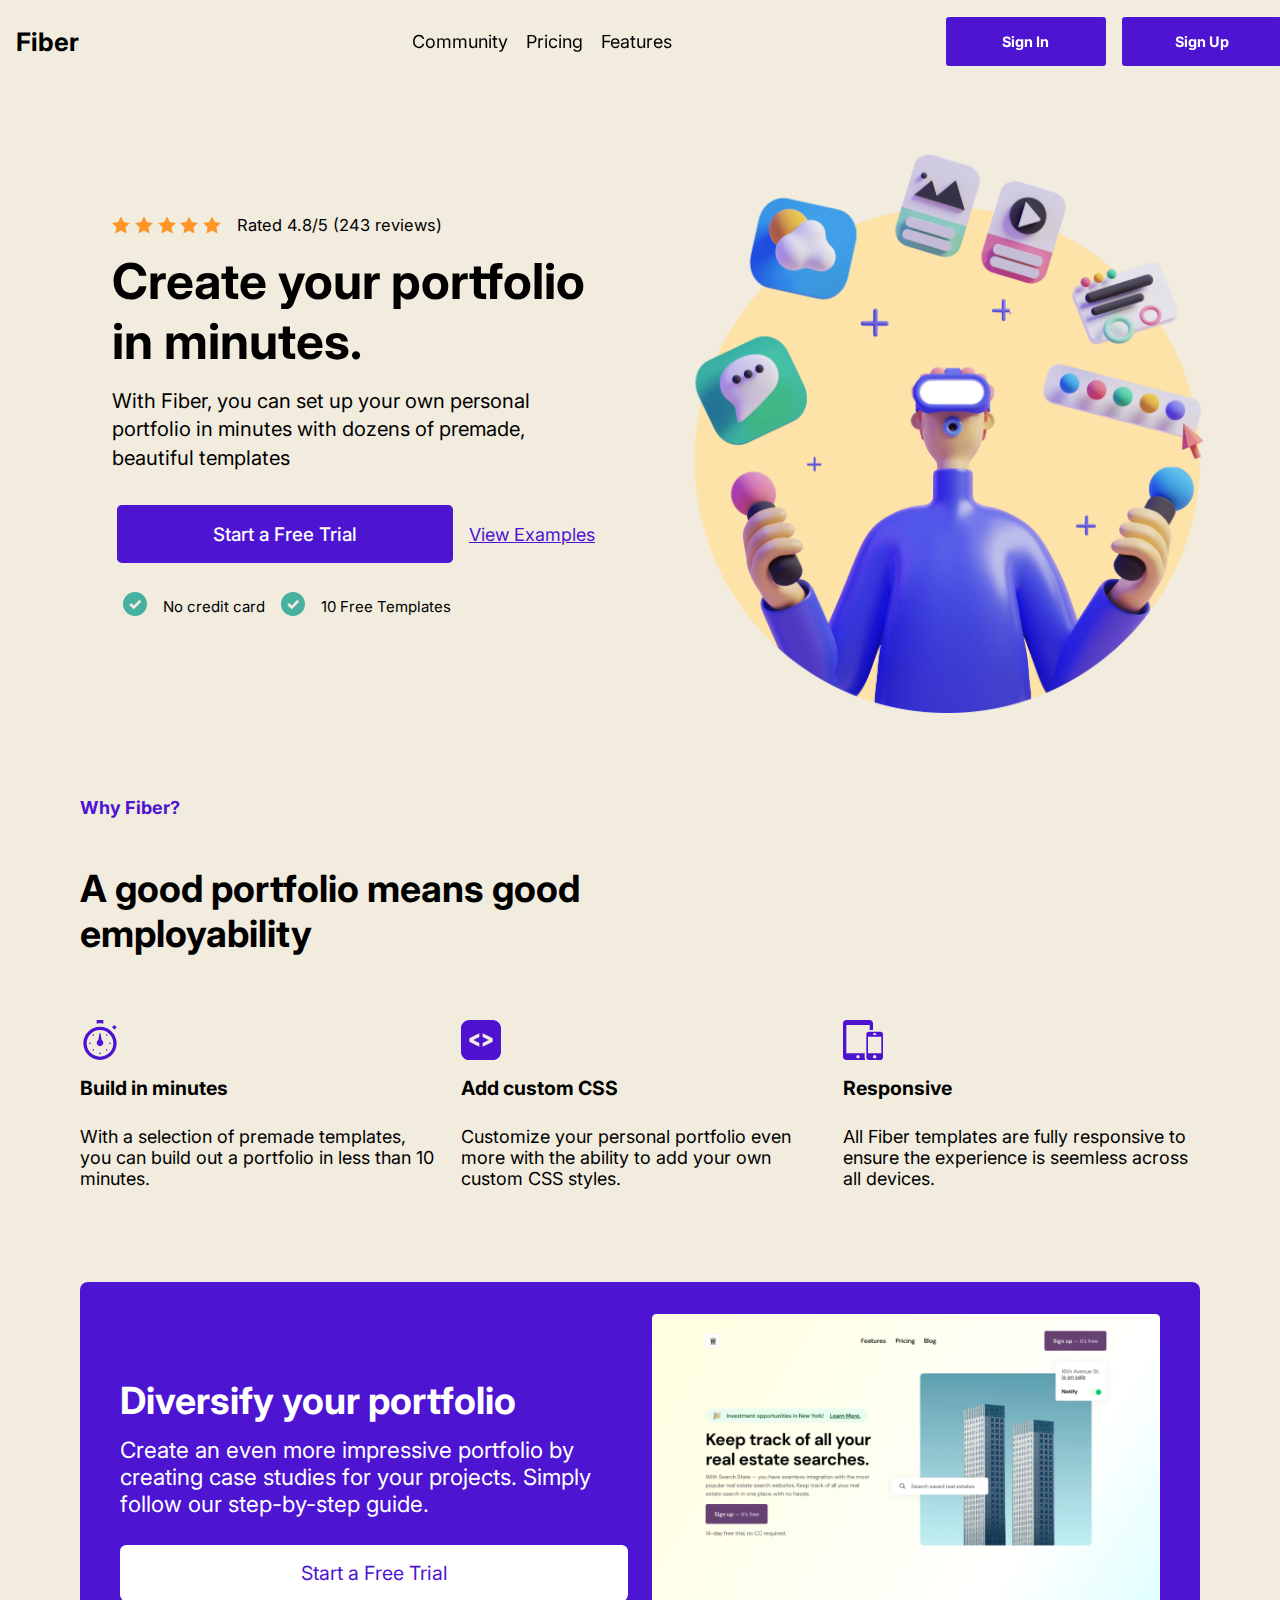
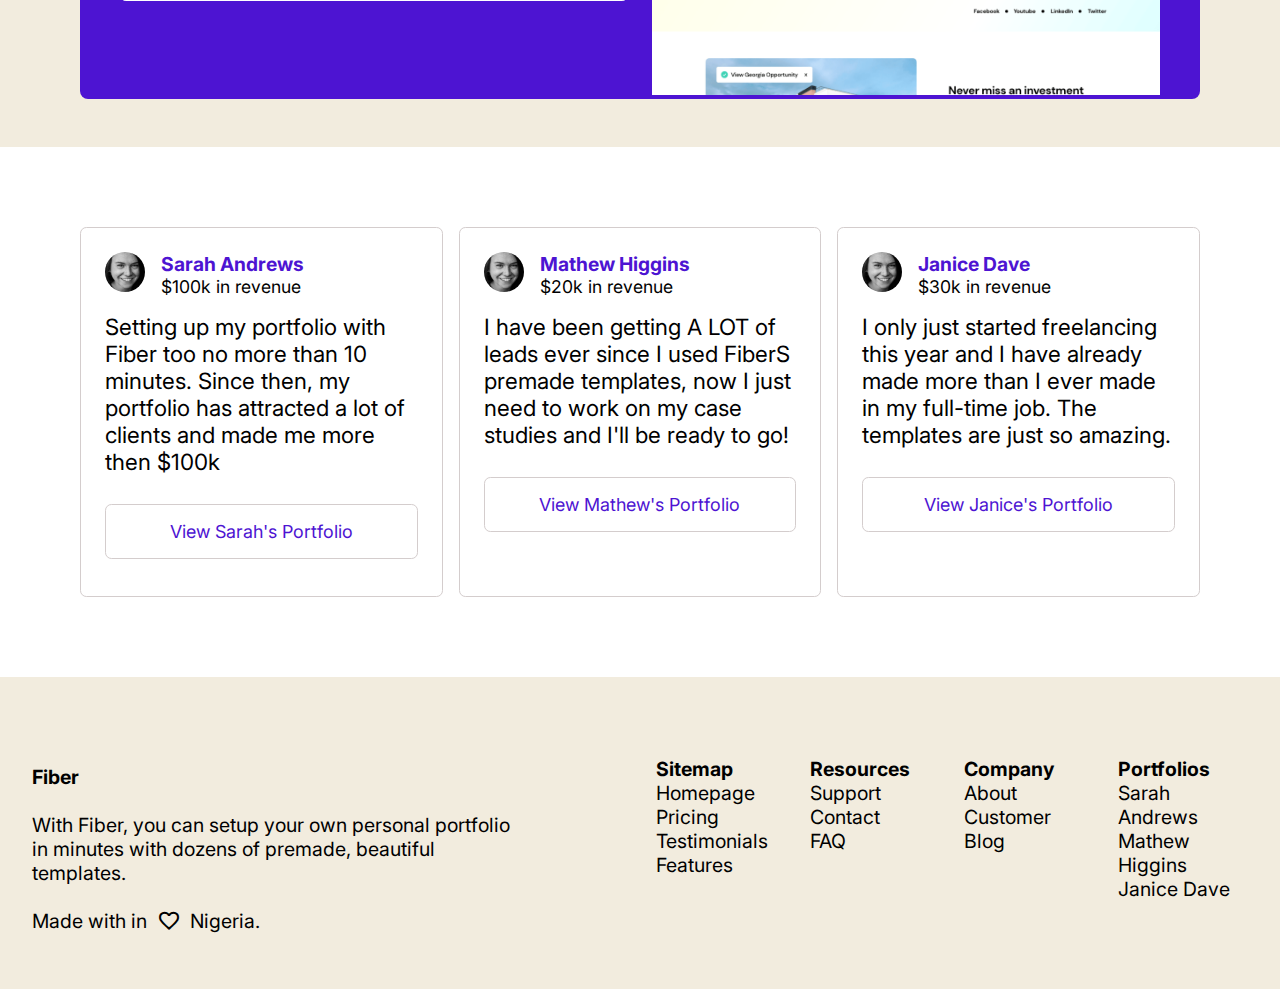
<file: index.html>
<!DOCTYPE html>
<html lang="en">
  <head>
    <meta charset="UTF-8" />
    <meta http-equiv="X-UA-Compatible" content="IE=edge" />
    <meta name="viewport" content="width=device-width, initial-scale=1.0" />
    <link rel="stylesheet" href="style.css" />
    <link rel="stylesheet" href="https://fonts.googleapis.com/css2?family=Material+Symbols+Outlined:opsz,wght,FILL,GRAD@24,700,1,200" />
    <script src="/script.js" defer></script>
    <title>Fiber</title>
  </head>
  <body>
    <header class="webpage__header">
      <div class="logo__container">
        <h1 class="logo">Fiber</h1>
      </div>
      <nav class="webpage__nav">
        <ul class="nav__links" id="primary__navigation" data-visible="false">
          <li>
            <a href="http://" target="_blank" rel="noopener noreferrer"
              >Community</a
            >
          </li>
          <li>
            <a href="http://" target="_blank" rel="noopener noreferrer"
              >Pricing</a
            >
          </li>
          <li>
            <a href="http://" target="_blank" rel="noopener noreferrer"
              >Features</a
            >
          </li>
          <ul class="nav__actionbtn">
          <li>
            <a href="/signup.html" target="_blank" rel="noopener noreferrer"
              >
            <button type="submit" role="application" title="Sign In Button">Sign In</button></a>
          </li>
          <li>
            <a href="/signup.html" target="_blank" rel="noopener noreferrer"
              ><button type="submit" role="application" title="Sign Up Button">Sign Up</button></a>
          </li>
        </ul>
        </ul>
        
      </nav>
      <input
        type="button"
        value=""
        aria-controls="primary__navigation"
        aria-expanded="false"
        class="mobile__nav__toggle"
        title="menu"
      />
    </header>
    <main class="content__container">
      <section class="content__section">
        <div class="hero__content">
          <div class="review">
            <div class="star">
              <svg width="18" height="18" viewBox="0 0 18 18" fill="none" xmlns="http://www.w3.org/2000/svg">
                <path d="M9 0.440247L11.751 6.11625L18 6.9795L13.452 11.3505L14.562 17.5597L9 14.5845L3.43725 17.5597L4.548 11.3505L0 6.9795L6.249 6.11625L9 0.440247Z" fill="#FF9529"/>
                </svg>
                <svg width="18" height="18" viewBox="0 0 18 18" fill="none" xmlns="http://www.w3.org/2000/svg">
                  <path d="M9 0.440247L11.751 6.11625L18 6.9795L13.452 11.3505L14.562 17.5597L9 14.5845L3.43725 17.5597L4.548 11.3505L0 6.9795L6.249 6.11625L9 0.440247Z" fill="#FF9529"/>
                  </svg>
                  <svg width="18" height="18" viewBox="0 0 18 18" fill="none" xmlns="http://www.w3.org/2000/svg">
                    <path d="M9 0.440247L11.751 6.11625L18 6.9795L13.452 11.3505L14.562 17.5597L9 14.5845L3.43725 17.5597L4.548 11.3505L0 6.9795L6.249 6.11625L9 0.440247Z" fill="#FF9529"/>
                    </svg>
                    <svg width="18" height="18" viewBox="0 0 18 18" fill="none" xmlns="http://www.w3.org/2000/svg">
                      <path d="M9 0.440247L11.751 6.11625L18 6.9795L13.452 11.3505L14.562 17.5597L9 14.5845L3.43725 17.5597L4.548 11.3505L0 6.9795L6.249 6.11625L9 0.440247Z" fill="#FF9529"/>
                      </svg>
                      <svg width="18" height="18" viewBox="0 0 18 18" fill="none" xmlns="http://www.w3.org/2000/svg">
                        <path d="M9 0.440247L11.751 6.11625L18 6.9795L13.452 11.3505L14.562 17.5597L9 14.5845L3.43725 17.5597L4.548 11.3505L0 6.9795L6.249 6.11625L9 0.440247Z" fill="#FF9529"/>
                        </svg>              
            </div>
            <p class="review__text">
              Rated 4.8/5 (243 reviews)
            </p>
          </div>
          <h2 class="hero__header">Create your portfolio in minutes.</h2>
          <p class="hero__paragraph">
            With Fiber, you can set up your own personal portfolio in minutes
            with dozens of premade, beautiful templates
          </p>
          <div class="hero__actionbtn">
            <a href="/signup.html" target="_blank" rel="noopener noreferrer"
              ><button type="submit" role="button">Start a Free Trial</button></a>
            <a href="http://" target="_blank" rel="noopener noreferrer"
              class="view__example__link">View Examples</a
            >
          </div>
          <div class="micelleneous">
            <div class="creditcard__non">
              <div class="checkmark__svg">
                <svg
                  width="24"
                  height="24"
                  viewBox="0 0 24 24"
                  fill="none"
                  xmlns="http://www.w3.org/2000/svg"
                >
                  <path
                    d="M12 0C5.373 0 0 5.373 0 12C0 18.627 5.373 24 12 24C18.627 24 24 18.627 24 12C24 5.373 18.627 0 12 0ZM10.75 17.292L6.25 12.928L8.107 11.07L10.75 13.576L16.393 7.792L18.25 9.649L10.75 17.292Z"
                    fill="#45B19E"
                  />
                </svg>
              </div>
              <p class="creditcard__non__text">No credit card</p>
            </div>
            <div class="free__templates">
              <div class="checkmark__svg">
                <svg
                  width="24"
                  height="24"
                  viewBox="0 0 24 24"
                  fill="none"
                  xmlns="http://www.w3.org/2000/svg"
                >
                  <path
                    d="M12 0C5.373 0 0 5.373 0 12C0 18.627 5.373 24 12 24C18.627 24 24 18.627 24 12C24 5.373 18.627 0 12 0ZM10.75 17.292L6.25 12.928L8.107 11.07L10.75 13.576L16.393 7.792L18.25 9.649L10.75 17.292Z"
                    fill="#45B19E"
                  />
                </svg>
              </div>
              <p class="template__text">10 Free Templates</p>
            </div>
          </div>
        </div>
        <div class="hero__image">
          <img src="./Assets/hero-Illustration.png" alt="hero__image" />
        </div>
      </section>
      <article class="article__container">
        <h4 class="small__header">Why Fiber?</h4>
        <h2 class="article__container__title">
          A good portfolio means good employability
        </h2>
        <div class="article__grid__block">
          <div class="article__grid__block__item">
            <div class="article__item__svg">
              <svg
                width="40"
                height="40"
                viewBox="0 0 40 40"
                fill="none"
                xmlns="http://www.w3.org/2000/svg"
              >
                <path
                  d="M21.6666 20L20.52 13.3333H19.505L18.3333 20C17.34 20.5783 16.6666 21.64 16.6666 22.8717C16.6666 24.7117 18.16 26.205 20 26.205C21.84 26.205 23.3333 24.7117 23.3333 22.8717C23.3333 21.64 22.66 20.5783 21.6666 20ZM20 6.66667C10.7966 6.66667 3.33331 14.1283 3.33331 23.3333C3.33331 32.5383 10.7966 40 20 40C29.2033 40 36.6666 32.5383 36.6666 23.3333C36.6666 14.1283 29.2033 6.66667 20 6.66667ZM20 36.6667C12.6483 36.6667 6.66665 30.685 6.66665 23.3333C6.66665 15.9817 12.6483 10 20 10C27.3516 10 33.3333 15.9817 33.3333 23.3333C33.3333 30.685 27.3516 36.6667 20 36.6667ZM16.6666 3.635V0H23.3333V3.635C20.9366 3.23 19.0133 3.23833 16.6666 3.635ZM31.965 7.345L34.31 5L36.6666 7.35667L34.465 9.55833C33.695 8.75167 32.8583 8.015 31.965 7.345ZM10.8333 23.3333C10.8333 23.7933 10.46 24.1667 9.99998 24.1667C9.53998 24.1667 9.16665 23.7933 9.16665 23.3333C9.16665 22.8733 9.53998 22.5 9.99998 22.5C10.46 22.5 10.8333 22.8733 10.8333 23.3333ZM30.8333 23.3333C30.8333 23.7933 30.46 24.1667 30 24.1667C29.54 24.1667 29.1666 23.7933 29.1666 23.3333C29.1666 22.8733 29.54 22.5 30 22.5C30.46 22.5 30.8333 22.8733 30.8333 23.3333ZM20.8333 33.3333C20.8333 33.7933 20.46 34.1667 20 34.1667C19.54 34.1667 19.1666 33.7933 19.1666 33.3333C19.1666 32.8733 19.54 32.5 20 32.5C20.46 32.5 20.8333 32.8733 20.8333 33.3333ZM14.1666 30C14.1666 30.46 13.7933 30.8333 13.3333 30.8333C12.8733 30.8333 12.5 30.46 12.5 30C12.5 29.54 12.8733 29.1667 13.3333 29.1667C13.7933 29.1667 14.1666 29.54 14.1666 30ZM27.5 30C27.5 30.46 27.1266 30.8333 26.6666 30.8333C26.2066 30.8333 25.8333 30.46 25.8333 30C25.8333 29.54 26.2066 29.1667 26.6666 29.1667C27.1266 29.1667 27.5 29.54 27.5 30ZM14.1666 15C14.1666 15.46 13.7933 15.8333 13.3333 15.8333C12.8733 15.8333 12.5 15.46 12.5 15C12.5 14.54 12.8733 14.1667 13.3333 14.1667C13.7933 14.1667 14.1666 14.54 14.1666 15ZM27.5 15C27.5 15.46 27.1266 15.8333 26.6666 15.8333C26.2066 15.8333 25.8333 15.46 25.8333 15C25.8333 14.54 26.2066 14.1667 26.6666 14.1667C27.1266 14.1667 27.5 14.54 27.5 15Z"
                  fill="#4D13D1"
                />
              </svg>
            </div>
            <h3 class="article__grid__block__header">Build in minutes</h3>
            <p class="article__grid__block__text">
              With a selection of premade templates, you can build out a
              portfolio in less than 10 minutes.
            </p>
          </div>
          <div class="article__grid__block__item">
            <div class="article__item__svg">
              <svg
                width="40"
                height="40"
                viewBox="0 0 40 40"
                fill="none"
                xmlns="http://www.w3.org/2000/svg"
              >
                <path
                  d="M31.6667 0H8.33333C3.73167 0 0 3.73167 0 8.33333V31.6667C0 36.2683 3.73167 40 8.33333 40H31.6667C36.27 40 40 36.2683 40 31.6667V8.33333C40 3.73167 36.27 0 31.6667 0ZM18.3333 16.9983L12.2667 20L18.3333 22.9933V26.6667L8.33333 21.775V18.2233L18.3333 13.3333V16.9983ZM31.6667 21.775L21.6667 26.6667V22.9933L27.7333 20L21.6667 16.9983V13.3333L31.6667 18.225V21.775Z"
                  fill="#4D13D1"
                />
              </svg>
            </div>
            <h3 class="article__grid__block__header">Add custom CSS</h3>
            <p class="article__grid__block__text">
              Customize your personal portfolio even more with the ability to add
              your own custom CSS styles.
            </p>
          </div>
          <div class="article__grid__block__item">
            <div class="article__item__svg">
              <svg
                width="40"
                height="40"
                viewBox="0 0 40 40"
                fill="none"
                xmlns="http://www.w3.org/2000/svg"
              >
                <path
                  fill-rule="evenodd"
                  clip-rule="evenodd"
                  d="M22.605 40H3.33333C1.49333 40 0 38.5067 0 36.6667V3.33333C0 1.49333 1.49333 0 3.33333 0H26.6667C28.5067 0 30 1.49333 30 3.33333V10H26.6667V5H3.33333V33.3333H21.6667V37.5C21.6667 38.3733 21.97 39.4583 22.605 40ZM37.5 11.6667C38.88 11.6667 40 12.7867 40 14.1667V37.5C40 38.8767 38.8817 40 37.5 40H25.8333C24.4517 40 23.3333 38.875 23.3333 37.5V14.1667C23.3333 12.7883 24.455 11.6667 25.8333 11.6667H37.5ZM15 35C15.92 35 16.6667 35.7467 16.6667 36.6667C16.6667 37.5867 15.92 38.3333 15 38.3333C14.08 38.3333 13.3333 37.5867 13.3333 36.6667C13.3333 35.7467 14.08 35 15 35ZM31.6667 38.3333C30.745 38.3333 30 37.5867 30 36.6667C30 35.7467 30.745 35 31.6667 35C32.5867 35 33.3317 35.7467 33.3317 36.6667C33.3317 37.5867 32.5867 38.3333 31.6667 38.3333ZM38.3333 33.3333V16.6267H25V33.3333H38.3333ZM32.5 15C32.9583 15 33.3333 14.6267 33.3333 14.1667C33.3333 13.7067 32.9583 13.3333 32.5 13.3333H30.8333C30.3733 13.3333 30 13.7067 30 14.1667C30 14.6267 30.3733 15 30.8333 15H32.5Z"
                  fill="#4D13D1"
                />
              </svg>
            </div>
            <h3 class="article__grid__block__header">Responsive</h3>
            <p class="article__grid__block__text">
              All Fiber templates are fully responsive to ensure the experience
              is seemless across all devices.
            </p>
          </div>
        </div>
        <div class="trial__container">
          <div class="trial__container__text">
            <h3 class="trial__block__header">Diversify your portfolio</h3>
            <p class="trial__block__text">
              Create an even more impressive portfolio by creating case studies
              for your projects. Simply follow our step-by-step guide.
            </p>
            <a href="/signup.html" target="_blank" rel="noopener noreferrer"
              ><button type="submit" role="dialog" title="Start trial button">Start a Free Trial</button></a>
          </div>
          <div class="trial__container__image">
            <img src="./Assets/Page Image.png" alt="trial__image" />
          </div>
        </div>
        <div class="testimonial__container">
          <div class="testimonial__block">
            <div class="img__name__block">
              <div class="testimonial__svg">
                <svg
                  width="40"
                  height="40"
                  viewBox="0 0 54 54"
                  fill="none"
                  xmlns="http://www.w3.org/2000/svg"
                  xmlns:xlink="http://www.w3.org/1999/xlink"
                >
                  <circle cx="27" cy="27" r="27" fill="url(#pattern0)" />
                  <defs>
                    <pattern
                      id="pattern0"
                      patternContentUnits="objectBoundingBox"
                      width="1"
                      height="1"
                    >
                      <use xlink:href="#image0" transform="scale(0.005)" />
                    </pattern>
                    <image
                      id="image0"
                      width="200"
                      height="200"
                      xlink:href="[data-uri]"
                    />
                  </defs>
                </svg>
              </div>
              <div class="name__revenue">
                <p class="name">Sarah Andrews</p>
                <p class="revenue">$100k in revenue</p>
              </div>
            </div>
              <p class="testimonial__text">
                Setting up my portfolio with Fiber too no more than 10 minutes.
                Since then, my portfolio has attracted a lot of clients and made
                me more then $100k
              </p>
              <a href="http://" target="_blank" rel="noopener noreferrer"
                ><button type="submit">View Sarah's Portfolio</button></a>
            
          </div>
          <div class="testimonial__block">
            <div class="img__name__block">
              <div class="testimonial__svg">
                <svg
                  width="40"
                  height="40"
                  viewBox="0 0 54 54"
                  fill="none"
                  xmlns="http://www.w3.org/2000/svg"
                  xmlns:xlink="http://www.w3.org/1999/xlink"
                >
                  <circle cx="27" cy="27" r="27" fill="url(#pattern0)" />
                  <defs>
                    <pattern
                      id="pattern0"
                      patternContentUnits="objectBoundingBox"
                      width="1"
                      height="1"
                    >
                      <use xlink:href="#image0" transform="scale(0.005)" />
                    </pattern>
                    <image
                      id="image0"
                      width="200"
                      height="200"
                      xlink:href="[data-uri]"
                    />
                  </defs>
                </svg>
              </div>
              <div class="name__revenue">
                <p class="name">Mathew Higgins</p>
                <p class="revenue">$20k in revenue</p>
              </div>
            </div>
              <p class="testimonial__text">
                I have been getting A LOT of leads ever since I used FiberS
                premade templates, now I just need to work on my case studies
                and I'll be ready to go!
              </p>
              <a href="http://" target="_blank" rel="noopener noreferrer"
                ><button type="submit">View Mathew's Portfolio</button></a>

          </div>
          <div class="testimonial__block">
            <div class="img__name__block">
              <div class="testimonial__svg">
                <svg
                  width="40"
                  height="40"
                  viewBox="0 0 54 54"
                  fill="none"
                  xmlns="http://www.w3.org/2000/svg"
                  xmlns:xlink="http://www.w3.org/1999/xlink"
                >
                  <circle cx="27" cy="27" r="27" fill="url(#pattern0)" />
                  <defs>
                    <pattern
                      id="pattern0"
                      patternContentUnits="objectBoundingBox"
                      width="1"
                      height="1"
                    >
                      <use xlink:href="#image0" transform="scale(0.005)" />
                    </pattern>
                    <image
                      id="image0"
                      width="200"
                      height="200"
                      xlink:href="[data-uri]"
                    />
                  </defs>
                </svg>
              </div>
              <div class="name__revenue">
                <p class="name">Janice Dave</p>
                <p class="revenue">$30k in revenue</p>
              </div>
            </div>
              <p class="testimonial__text">
                I only just started freelancing this year and I have already
                made more than I ever made in my full-time job. The templates
                are just so amazing.
              </p>
              <a href="http://" target="_blank" rel="noopener noreferrer"
                ><button type="submit">View Janice's Portfolio</button></a>
            
          </div>
        </div>
      </article>
    </main>
    <footer class="webpage__footer">
      <div class="description">
        <h5 class="description__header">Fiber</h5>
        <p class="description__text">
          With Fiber, you can setup your own personal portfolio in minutes with
          dozens of premade, beautiful templates. 
        </p>
        <p class="description__text des__flex">Made with in <span class="material-symbols-outlined">
          favorite
          </span> Nigeria.</p>
      </div>
      <div class="footer__links">
        <ul>
            <li><h5>Sitemap</h5></li>
            <li><a href="http://" target="_blank" rel="noopener noreferrer">Homepage</a></li>
            <li><a href="http://" target="_blank" rel="noopener noreferrer">Pricing</a></li>
            <li><a href="http://" target="_blank" rel="noopener noreferrer">Testimonials</a></li>
            <li><a href="http://" target="_blank" rel="noopener noreferrer">Features</a></li>
        </ul>
        <ul>
            <li><h5>Resources</h5></li>
            <li><a href="http://" target="_blank" rel="noopener noreferrer">Support</a></li>
            <li><a href="http://" target="_blank" rel="noopener noreferrer">Contact</a></li>
            <li><a href="http://" target="_blank" rel="noopener noreferrer">FAQ</a></li>
        </ul>
        <ul>
            <li><h5>Company</h5></li>
            <li><a href="http://" target="_blank" rel="noopener noreferrer">About</a></li>
            <li><a href="http://" target="_blank" rel="noopener noreferrer">Customer</a></li>
            <li><a href="http://" target="_blank" rel="noopener noreferrer">Blog</a></li>
        </ul>
        <ul>
            <li><h5>Portfolios</h5></li>
            <li><a href="http://" target="_blank" rel="noopener noreferrer">Sarah Andrews</a></li>
            <li><a href="http://" target="_blank" rel="noopener noreferrer">Mathew Higgins</a></li>
            <li><a href="http://" target="_blank" rel="noopener noreferrer">Janice Dave</a></li>
        </ul>
      </div>
    </footer>
  </body>
</html>
</file>
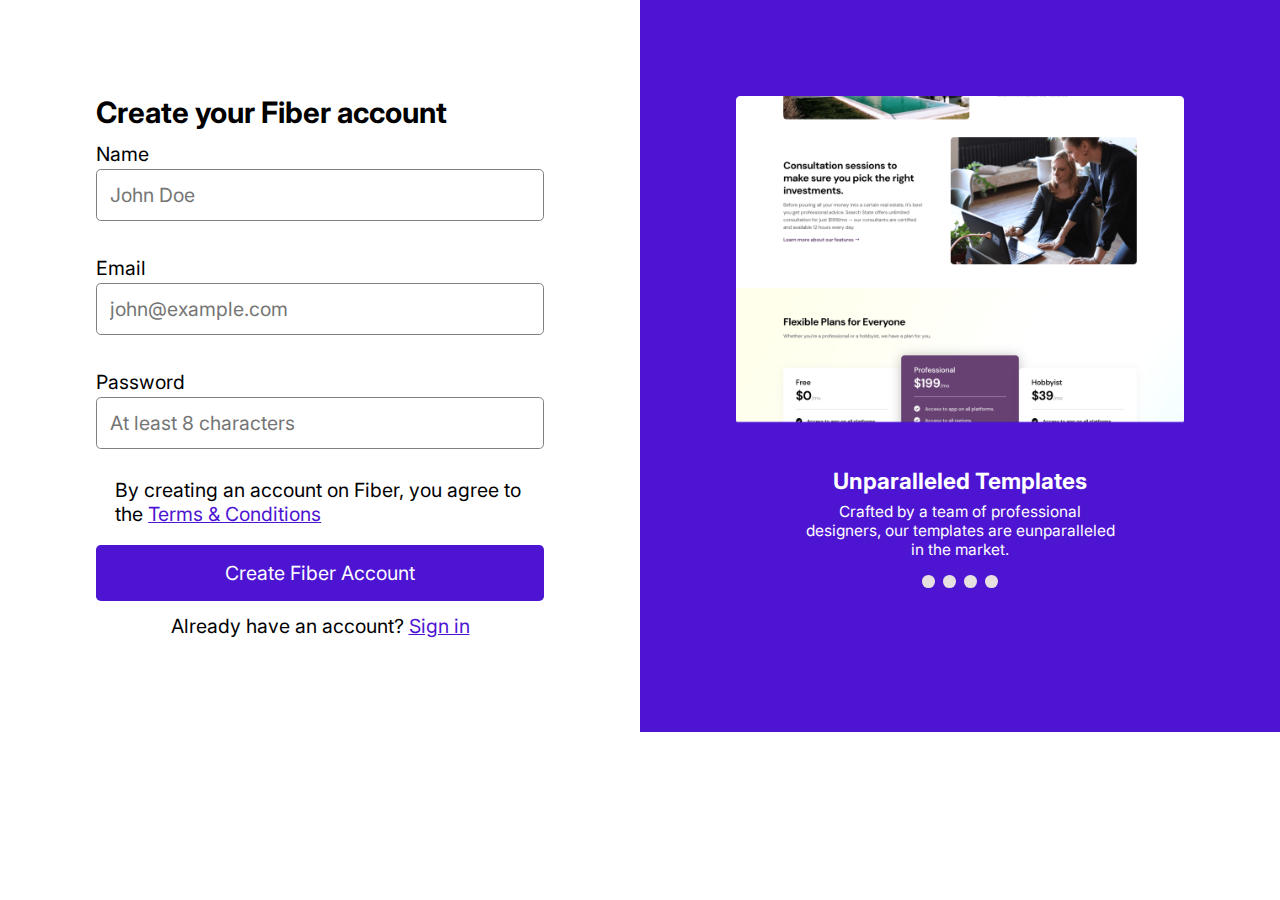
<file: signup.html>
<!DOCTYPE html>
<html lang="en">
  <head>
    <meta charset="UTF-8" />
    <meta http-equiv="X-UA-Compatible" content="IE=edge" />
    <meta name="viewport" content="width=device-width, initial-scale=1.0" />
    <link rel="stylesheet" href="signup.css" />
    <title>Fiber Signup</title>
    <script src="./form.js" defer></script>
  </head>
  <body>
    <!-- <h1 class="brand__name">Fiber</h1> -->
    <main class="content__block">
      <form
        name="regForm"
        id="signupForm"
        action="index.html"
        method="post"
        
      >
        <h2 class="form__header">Create your Fiber account</h2>
        <div class="name__block">
          <label for="name">Name</label>
          <input type="text" name="name" id="name" placeholder="John Doe" />
          <small class="invalidNameText"></small>
        </div>
        <div class="email__block">
          <label for="email">Email</label>
          <input
            type="email"
            name="email"
            id="email"
            placeholder="john@example.com"
          />
          <small class="invalidEmailText"></small>
        </div>
        <div class="passcode__block">
          <label for="passcode">Password</label>
          <input
            type="password"
            name="passcode"
            id="passcode"
            placeholder="At least 8 characters"
          />
          <small class="invalidPasscodeText"></small>
        </div>
        <p class="terms">
          By creating an account on Fiber, you agree to the
          <a href="http://" target="_blank" rel="noopener noreferrer"
            >Terms & Conditions</a
          >
        </p>
        <button class="from__action__btn" type="submit" title="Submit Form" id="submitBtn">
          Create Fiber Account
        </button>
        <p class="signin">
          Already have an account?
          <a href="http://" target="_blank" rel="noopener noreferrer"
            >Sign in</a
          >
        </p>
      </form>
      <div class="form__img__section">
        <div class="form__img">
          <img src="/Assets/Sign Up Image.png" alt="" srcset="" />
        </div>
        <div class="text__content__container">
          <h3>Unparalleled Templates</h3>
          <p>
            Crafted by a team of professional designers, our templates are
            eunparalleled in the market.
          </p>
          <div class="btn__container">
            <button title="select"></button>
            <button title="select"></button>
            <button title="select"></button>
            <button title="select"></button>
          </div>
        </div>
      </div>
    </main>
  </body>
</html>
</file>
<file: style.css>
@import url("https://fonts.googleapis.com/css2?family=Inter:wght@400;700&display=swap");

:root {
  --blue: hsl(258, 83%, 45%);
  --hamburgger-menu: url(./Assets/Hamburger\ Menu.svg);
  --menu-open: url(./Assets/Hamburger\ Menu\ -\ Menu\ open.svg);
}

*,
::before,
::after {
  margin: 0;
  padding: 0;
  box-sizing: border-box;
  list-style: none;
  font-family: "Inter", sans-serif;
}

body {
  font-size: 14px;
  display: flex;
  flex-direction: column;
  justify-content: center;
  background-color: hsl(42, 45%, 91%);
}

img {
  width: 100%;
}

.webpage__header {
  display: flex;
  justify-content: space-between;
  align-items: center;
  position: relative;
  margin: 1rem;
}

.logo {
  font-size: 1.6rem;
}

.nav__links {
  margin: 5rem 0;
  position: fixed;
  inset: 0 30% 0 0;
  display: flex;
  flex-direction: column;
  gap: 1.3rem;
  align-items: center;
  z-index: 1000;
  padding: min(5vh, 7rem) 3em;
  max-height: 70vh;
  min-width: 100vw;
  background: rgba(255, 251, 251, 0.45);
  box-shadow: 0 8px 32px 0 rgba(31, 38, 135, 0.37);
  backdrop-filter: blur(20px);
  -webkit-backdrop-filter: blur(20px);
  border-radius: 10px;
  border: 1px solid rgba(255, 255, 255, 0.18);
  font-size: 1.5em;
  font-weight: 700;
  transition: 350ms ease-out;
  transform: translateX(-100%);
}

.nav__links[data-visible="true"] {
  transform: translateX(-0%);
}

.nav__links a {
  color: black;
  text-decoration: none;
}

.nav__actionbtn {
  display: flex;
  flex-direction: column;
  row-gap: 1rem;
}

button[role="application"],
button[role="application"] {
  outline: none;
  border: none;
  padding: 1rem;
  width: 10rem;
  background-color: var(--blue);
  color: white;
  font-size: 0.8em;
  font-weight: 700;
  font-family: "Inter", sans-serif;
  border-radius: 0.2rem;
  cursor: pointer;
}

.mobile__nav__toggle {
  width: 2rem;
  height: 2rem;
  background: var(--hamburgger-menu);
  background-position: center;
  background-repeat: no-repeat;
  outline: none;
  border: none;
  z-index: 9999;
  cursor: pointer;
}

.body__position {
  position: fixed;
}

.sticky {
  position: sticky;
}

/* .menu__open{
    background: var(--menu-open);
    background-position: center;
    background-repeat: no-repeat;
} */

/* Main page design */



.content__container {
}

.content__section {
  margin: 2rem 1rem;
  display: grid;
  grid-template-rows: repeat(1, 1fr);
  gap: 1rem;
  grid-auto-flow: dense;
}

.hero__content {
  grid-row: 2;
  display: flex;
  flex-direction: column;
}

.review{
    display: none;
}

.hero__header {
  font-size: 3.3em;
}

.hero__paragraph {
  font-size: 1.35em;
  line-height: 1.8rem;
  margin: 1rem 0;
}

.hero__actionbtn {
  display: flex;
  flex-direction: column;
  justify-content: center;
  align-items: center;
  margin: 2rem 0;
  gap: 1rem;
}

button[role="button"] {
  width: 100%;
  padding: 1.1rem 6rem;
  font-size: 1.25em;
  font-weight: 500;
  border: none;
  border-radius: 0.3rem;
  background-color: var(--blue);
  color: white;
  cursor: pointer;
  transition: all 0.3s;
}

.view__example__link {
  font-size: 1.2em;
  color: var(--blue);
}

.micelleneous {
  display: flex;
  flex-direction: column;
  gap: 1rem;
}

.creditcard__non {
  display: flex;
  align-items: center;
  gap: 1rem;
}

.free__templates {
  display: flex;
  align-items: center;
  gap: 1rem;
}

.article__container {
  margin: 3rem 0;
  display: flex;
  flex-direction: column;
  gap: 1rem;
}

.small__header {
  font-size: 1.2em;
  color: var(--blue);
  margin: 0 2rem;
}

.article__container__title {
  font-size: 2.5em;
  margin: 0 2rem;
}

.article__grid__block {
  display: grid;
  grid-template-rows: repeat(1, 1fr);
  row-gap: 1.5rem;
  margin: 0 2.5rem;
}

.article__grid__block__header {
  font-size: 1.3em;
  margin: 0.8rem 0;
}

.article__grid__block__text {
  font-size: 1.38em;
  margin: 0.8rem 0;
}

.trial__container {
    display: grid;
    grid-template-rows: repeat(1, 1fr);
  background-color: var(--blue);
  padding: 2rem 2.5rem 0 2.5rem;
  border-radius: 0.5rem;
  margin: 0 2rem;
}

.trial__container__text {
  color: white;
}

.trial__block__header {
  font-size: 2.5em;
}

.trial__block__text {
  font-size: 1.38em;
  margin: 0.8rem 0;
}

button[role="dialog"] {
  margin: 1rem 0;
  min-width: 100%;
  padding: 1rem;
  font-size: 1.3em;
  border-radius: 0.4rem;
  border: none;
  background-color: white;
  color: var(--blue);
  cursor: pointer;
}

.testimonial__container {
  background-color: white;
  display: grid;
  grid-template-rows: repeat(1, 1fr);
  gap: 1rem;
  padding: 2.5rem;
}

.testimonial__block {
  padding: 1rem;
  border-radius: 0.4rem;
  border: 1px solid rgb(212, 205, 205);
}

.img__name__block {
  display: flex;
  justify-content: left;
  align-items: center;
  gap: 1rem;
}

.name__revenue {
}

.name {
  color: var(--blue);
  font-size: 1.1em;
  font-weight: 700;
}

.testimonial__text {
  font-size: 1.2em;
  margin: 1rem 0;
}

.testimonial__block button {
  padding: 1rem;
  border-radius: 0.4rem;
  border: 1px solid rgb(212, 205, 205);
  background-color: transparent;
  width: 100%;
  color: var(--blue);
  font-size: 1em;
  font-weight: 700;
  cursor: pointer;
  margin: 0.8rem 0;
}

.webpage__footer{
    display: grid;
    grid-template-rows: repeat(1, 1fr);
    padding: 2rem;
}

.description{

}

.description__header{
    font-size: 1.3em;
    margin: .5rem 0;
}

.description__text{
    font-size: 1.3em;
    margin: 1.5rem 0;
}

.des__flex{
    display: flex;
    align-items: center;
    gap: .6rem;
}

.footer__links{
    display: grid;
    grid-template-rows: repeat(1, 1fr);
    gap: 1.5rem;
}

.footer__links h5{
    font-size: 1.3em;
}

.footer__links a{
    text-decoration: none;
    color: black;
    font-size: 1.3em;
}

@media (min-width: 540px) and (max-width: 915px){

    .content__section{
        grid-template-columns: repeat(2, 1fr);
        grid-auto-flow: dense;
        margin: 2rem 2rem;
        place-content: center;
        place-items: center;
    }

    .hero__content{
        grid-row: 1;
    }

    .review{
        display: flex;
        gap: 1rem;
        margin: 1rem 0;
        align-items: center;
    }
    
    .star{
        display: flex;
        gap: .3rem;
    }
    
    .review__text{
        font-size: 1.1em;
    }

    .hero__image{
        grid-row: 1;
    }

    .hero__actionbtn{
        margin: 1rem 0;
    }

    .article__container{
        display: grid;
        grid-template-rows: repeat(1, 1fr);
    }

    .article__container__title{
        margin: 0 2rem 1rem 2rem;
    }

    .article__grid__block{
        grid-template-columns: repeat(3, 1fr);
        gap: 1.5rem;
        
    }

    .article__grid__block__item{
        display: flex;
        flex-direction: column;
        align-items: center;
        justify-content: center;
    }

    .article__grid__block__text{
        font-size: 1.2em;
        text-align: center;
    }

    .trial__container{
        grid-template-columns: repeat(2, 1fr);
        gap: 1.5rem;
        margin: 2rem 2rem;
    }

    .trial__block__header{
        font-size: 2.1em;
    }

    .trial__block__text{
        font-size: 1.2em;
    }

    .testimonial__container{
        grid-template-columns: repeat(3, 1fr);
       
    }

    .testimonial__text{
        font-size: 1.05em;
    }

    .testimonial__block button{
        font-weight: normal;
    }

    .webpage__footer{
        padding: 2rem 5rem 2rem 5rem;
    }

    .footer__links{
        grid-template-columns: repeat(2, 1fr);
    }

    
}

@media(min-width:1000px){
body{
    font-size: 15px;
    overflow-x: hidden;
}

.webpage__header{
    flex-direction: row;
}

.nav__links {
    margin: 0;
    position: relative;
    display: flex;
    align-items: center;
    justify-content: center;
    gap: 1em;
    flex-wrap: wrap;
    flex-direction: row;
    padding: 0;
    inset: 0;
    transform: translateX(0);
    font-weight: normal;
    font-size: 1.2em;
    box-shadow: none;
    background: inherit;
   
   
  }

  .nav__actionbtn{
    flex-direction: row;
    gap: 1rem;
    position: relative;
    left: 20%;
    right: 5%;
  }

  .mobile__nav__toggle{
    display: none;
  }
  

    .content__section{
        grid-template-columns: repeat(2, 1fr);
        grid-auto-flow: dense;
        margin: 2rem 2rem;
        place-content: center;
        place-items: center;
    }

    .hero__content{
        grid-row: 1;
        margin: 0 2rem 0 5rem;
    }

    .review{
        display: flex;
        gap: 1rem;
        margin: 1rem 0;
        align-items: center;
    }
    
    .star{
        display: flex;
        gap: .3rem;
    }
    
    .review__text{
        font-size: 1.1em;
    }

    .hero__image{
        grid-row: 1;
    }

    .hero__actionbtn{
        margin: 1rem 0;
        flex-direction: row;
    }

    button[role="button"]{
        width: 100%;
        
    }

    .micelleneous{
        flex-direction: row;
        margin: .8rem .7rem;
    }

    .article__container{
        display: grid;
        grid-template-rows: repeat(1, 1fr);
       
    }

    .small__header{
        margin: 2rem 5rem;
    }

    .article__container__title{
        margin: 0 30rem 1rem 5rem;
    }

    .article__grid__block{
        grid-template-columns: repeat(3, 1fr);
        gap: 1.5rem;
        margin: 2rem 5rem;
        
    }

    .article__grid__block__item{
        display: flex;
        flex-direction: column;
        
    }

    .article__grid__block__text{
        font-size: 1.2em;
        
    }

    .trial__container{
        grid-template-columns: repeat(2, 1fr);
        gap: 1.5rem;
        place-content: center;
        place-self: center;
        margin: 2rem 5rem;
       
    }

    .trial__container__text{
        padding-top: 4rem;
    }

    .trial__block__header{
        font-size: 2.5em;
    }

    .trial__block__text{
        font-size: 1.5em;
    }

    
    .testimonial__container{
        grid-template-columns: repeat(3, 1fr);
        padding: 5rem 5rem;
       
    }

    .name__revenue{
        font-size: 1.1rem;
    }

    .testimonial__text{
        font-size: 1.5em;
    }

    .testimonial__block{
        padding: 1.5rem;
    }

    .testimonial__block button{
        font-weight: normal;
        font-size: 1.2em;
    }

    .webpage__footer{
        grid-template-columns: repeat(2, 1fr);
        gap: 2rem;
    }

    .description__text{
        padding: 0 7rem 0 0;
    }

    .footer__links{
        grid-template-columns: repeat(4, 1fr);
    }
}
</file>
<file: signup.css>
@import url("https://fonts.googleapis.com/css2?family=Inter:wght@400;700&display=swap");

:root {
  --blue: hsl(258, 83%, 45%);
}

*,
::before,
::after {
  margin: 0;
  padding: 0;
  box-sizing: border-box;
  list-style: none;
  font-family: "Inter", sans-serif;
}

body {
  font-size: 14px;
  display: flex;
  flex-direction: column;
  justify-content: center;
  background-color: white;
}

img {
  width: 100%;
}

p a{
    color: var(--blue);
}

small{
    color: red;
    font-style: italic;
    padding: .4rem 0;
    font-size: .9rem;
}

.content__block {
  display: grid;
  grid-template-rows: repeat(1, 1fr);
  place-content: center;
  place-items: center;
  margin: 1rem;
  padding: 1rem;
}

.brand__name{
    padding: 2rem 0;
    font-size: 1.5em;
}

form {
  display: flex;
  flex-direction: column;
}

.form__header {
  font-size: 2.1em;
}

.name__block,
.email__block,
.passcode__block {
  display: flex;
  flex-direction: column;
  padding: 0.6rem 0;
}

form label {
  font-size: 1.39em;
  padding: 0.2rem 0;
}

form input {
  padding: 0.8rem;
  font-size: 1.39em;
  border: .1rem solid gray;
  border-radius: .3rem;
}


.terms {
  font-size: 1.39em;
  padding: 0.4rem 1.2rem;
}

.from__action__btn {
  margin: 0.8rem 0;
  padding: 1rem;
  font-size: 1.39em;
  outline: none;
  border: none;
  border-radius: .3rem;
  background-color: var(--blue);
  color: white;
  cursor: pointer;
}

.from__action__btn:hover{
    opacity: 0.7;
    transition: 1ms all;
}

.signin{
    text-align: center;
    font-size: 1.39em;
}

.form__img__section {
  display: none;
}

@media (min-width: 540px) and (max-width: 915px){
    .content__block{
        margin: 4rem;
        padding: 4rem;
    }
}


@media (min-width: 1000px){
    .content__block{
        grid-template-columns: repeat(2, 1fr);
        margin: 0;
        padding: 0;
    }

    form{
        padding: 0 6rem;
    }

    .form__img__section{
        display: flex;
        flex-direction: column;
        padding: 6rem;
        background-color: var(--blue);
    }

    .text__content__container{
        text-align: center;
        padding: 2rem 4rem;
        color: white;
    }

    .text__content__container h3{
        font-size: 1.6em;
        padding: .5rem 0;
    }

    .text__content__container p{
        font-size: 1.1em;
    }

    .btn__container{
        display: flex;
        flex-direction: row;
        justify-content: center;
        align-items: center;
        gap: .5rem;
        padding: 1rem 0;
    }

    button[title="select"]{
        border-radius: 50%;
        padding: .4rem;
        background-color: rgb(230, 224, 224);
        outline: none;
        border: none;
        cursor: pointer;
    }

}
</file>
